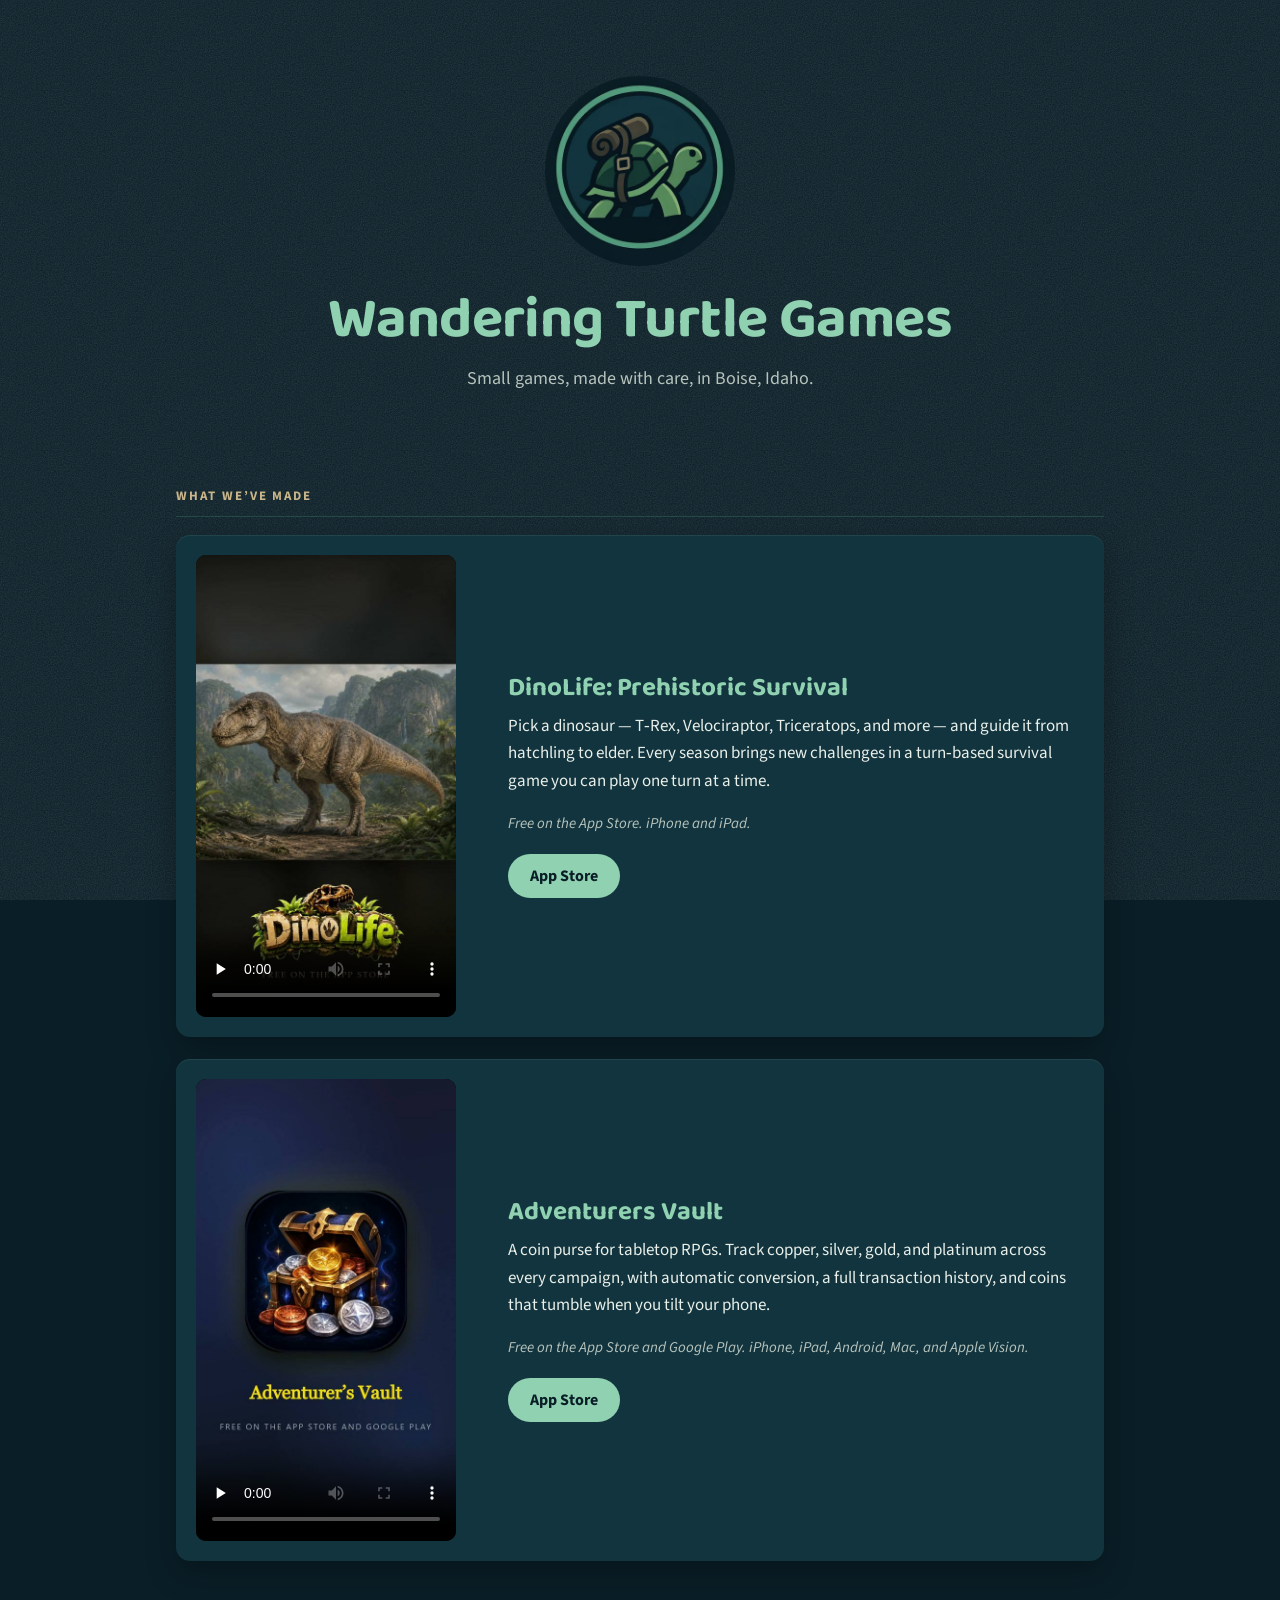
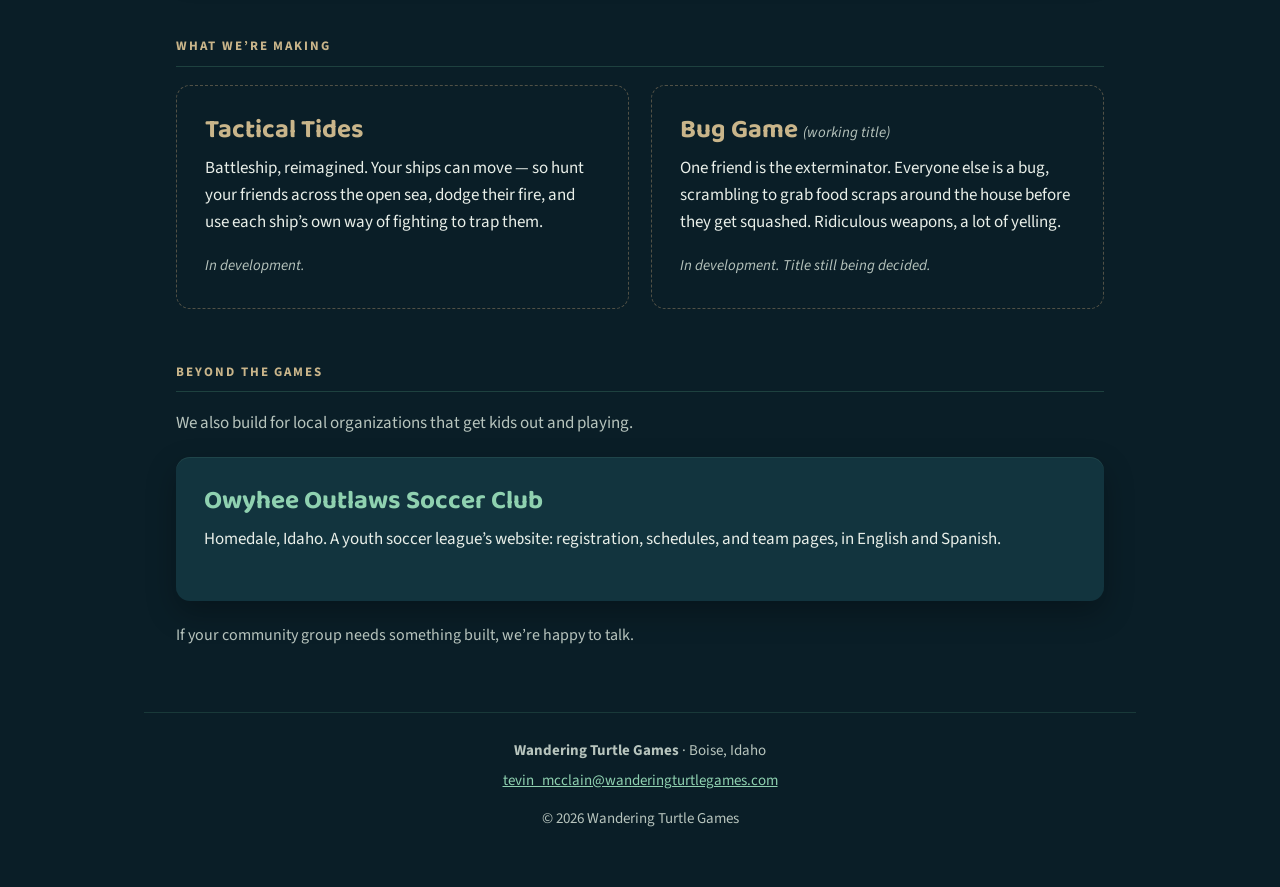
<file: site/index.html>
<!doctype html>
<html lang="en">
<head>
<meta charset="utf-8">
<meta name="viewport" content="width=device-width, initial-scale=1">
<title>Wandering Turtle Games — small games made in Idaho</title>
<meta name="description" content="An indie game studio in Boise, Idaho. DinoLife, Adventurers Vault, and what's coming next.">
<link rel="icon" href="assets/logo-400.webp" type="image/webp">
<link rel="stylesheet" href="css/style.css">

<!-- Open Graph: what shows up when the link is pasted into a message. -->
<meta property="og:title" content="Wandering Turtle Games">
<meta property="og:description" content="Small games, made with care, in Boise, Idaho.">
<meta property="og:image" content="https://wanderingturtlegames.com/assets/logo-800.png">
<meta property="og:url" content="https://wanderingturtlegames.com/">
<meta property="og:type" content="website">
</head>

<body>
<main>

  <!-- ============================ Hero ============================ -->
  <header class="hero">
    <picture>
      <source srcset="assets/logo-400.webp" type="image/webp">
      <img src="assets/logo-400.png" alt="Wandering Turtle Games — a turtle carrying a bedroll"
           class="hero__logo" width="400" height="400">
    </picture>
    <h1>Wandering Turtle&nbsp;Games</h1>
    <p class="hero__line">Small games, made with care, in Boise, Idaho.</p>
  </header>

  <!-- ======================= What we've made ======================= -->
  <section class="section" aria-labelledby="made">
    <h2 id="made" class="section__title">What we&rsquo;ve made</h2>

    <article class="card card--video">
      <!-- preload="none" so the page costs 59 KB (the poster), not 1 MB.
           The trailer only downloads if someone presses play. -->
      <video class="card__video" controls playsinline preload="none"
             poster="media/dinolife-poster.jpg"
             width="540" height="960"
             aria-label="DinoLife trailer">
        <source src="media/dinolife-trailer.mp4" type="video/mp4">
        Your browser can&rsquo;t play this video.
        <a href="https://apps.apple.com/us/app/dinolife-prehistoric-survival/id6783614616">See DinoLife on the App Store</a> instead.
      </video>

      <div class="card__body">
        <h3>DinoLife: Prehistoric Survival</h3>
        <p>Pick a dinosaur &mdash; T&#8209;Rex, Velociraptor, Triceratops, and more &mdash; and guide it from hatchling to elder. Every season brings new challenges in a turn&#8209;based survival game you can play one turn at a time.</p>
        <p class="card__meta">Free on the App Store. iPhone and iPad.</p>
        <p class="card__links">
          <a class="btn" href="https://apps.apple.com/us/app/dinolife-prehistoric-survival/id6783614616">App&nbsp;Store</a>
        </p>
      </div>
    </article>

    <article class="card card--video">
      <video class="card__video" controls playsinline preload="none"
             poster="media/adventurers-vault-poster.jpg"
             width="540" height="960"
             aria-label="Adventurers Vault trailer">
        <source src="media/adventurers-vault-trailer.mp4" type="video/mp4">
        Your browser can&rsquo;t play this video.
        <a href="https://apps.apple.com/us/app/adventurers-vault/id6778613726">See Adventurers Vault on the App Store</a> instead.
      </video>

      <div class="card__body">
        <h3>Adventurers Vault</h3>
        <p>A coin purse for tabletop RPGs. Track copper, silver, gold, and platinum across every campaign, with automatic conversion, a full transaction history, and coins that tumble when you tilt your phone.</p>
        <p class="card__meta">Free on the App Store and Google Play. iPhone, iPad, Android, Mac, and Apple Vision.</p>
        <p class="card__links">
          <a class="btn" href="https://apps.apple.com/us/app/adventurers-vault/id6778613726">App&nbsp;Store</a>
          <!-- TODO: add the Google Play link here when Patrick sends it.
               Deliberately absent rather than a button that goes nowhere. -->
        </p>
      </div>
    </article>
  </section>

  <!-- ====================== What we're making ====================== -->
  <section class="section" aria-labelledby="making">
    <h2 id="making" class="section__title">What we&rsquo;re making</h2>

    <div class="workshop">
      <article class="card card--wip">
        <div class="card__body">
          <h3>Tactical Tides</h3>
          <p>Battleship, reimagined. Your ships can move &mdash; so hunt your friends across the open sea, dodge their fire, and use each ship&rsquo;s own way of fighting to trap them.</p>
          <p class="card__meta">In development.</p>
        </div>
      </article>

      <article class="card card--wip">
        <div class="card__body">
          <h3>Bug Game <span class="wip-note">(working title)</span></h3>
          <p>One friend is the exterminator. Everyone else is a bug, scrambling to grab food scraps around the house before they get squashed. Ridiculous weapons, a lot of yelling.</p>
          <p class="card__meta">In development. Title still being decided.</p>
        </div>
      </article>
    </div>
  </section>

  <!-- ======================= Beyond the games ====================== -->
  <section class="section" aria-labelledby="beyond">
    <h2 id="beyond" class="section__title">Beyond the games</h2>
    <p class="lede">We also build for local organizations that get kids out and playing.</p>

    <article class="card card--community">
      <div class="card__body">
        <h3>Owyhee Outlaws Soccer Club</h3>
        <p>Homedale, Idaho. A youth soccer league&rsquo;s website: registration, schedules, and team pages, in English and Spanish.</p>
        <!-- Goes live around 1 Dec 2026. Delete the `hidden` attribute then. -->
        <p class="card__links" hidden>
          <a class="btn" href="https://owyheeoutlaws.com">Visit the site</a>
        </p>
      </div>
    </article>

    <p class="lede lede--quiet">If your community group needs something built, we&rsquo;re happy to talk.</p>
  </section>

</main>

<footer class="footer">
  <p><strong>Wandering Turtle Games</strong> &middot; Boise, Idaho</p>
  <p><a href="mailto:tevin_mcclain@wanderingturtlegames.com">tevin_mcclain@wanderingturtlegames.com</a></p>
  <p class="footer__fine">&copy; 2026 Wandering Turtle Games</p>
</footer>

</body>
</html>
</file>
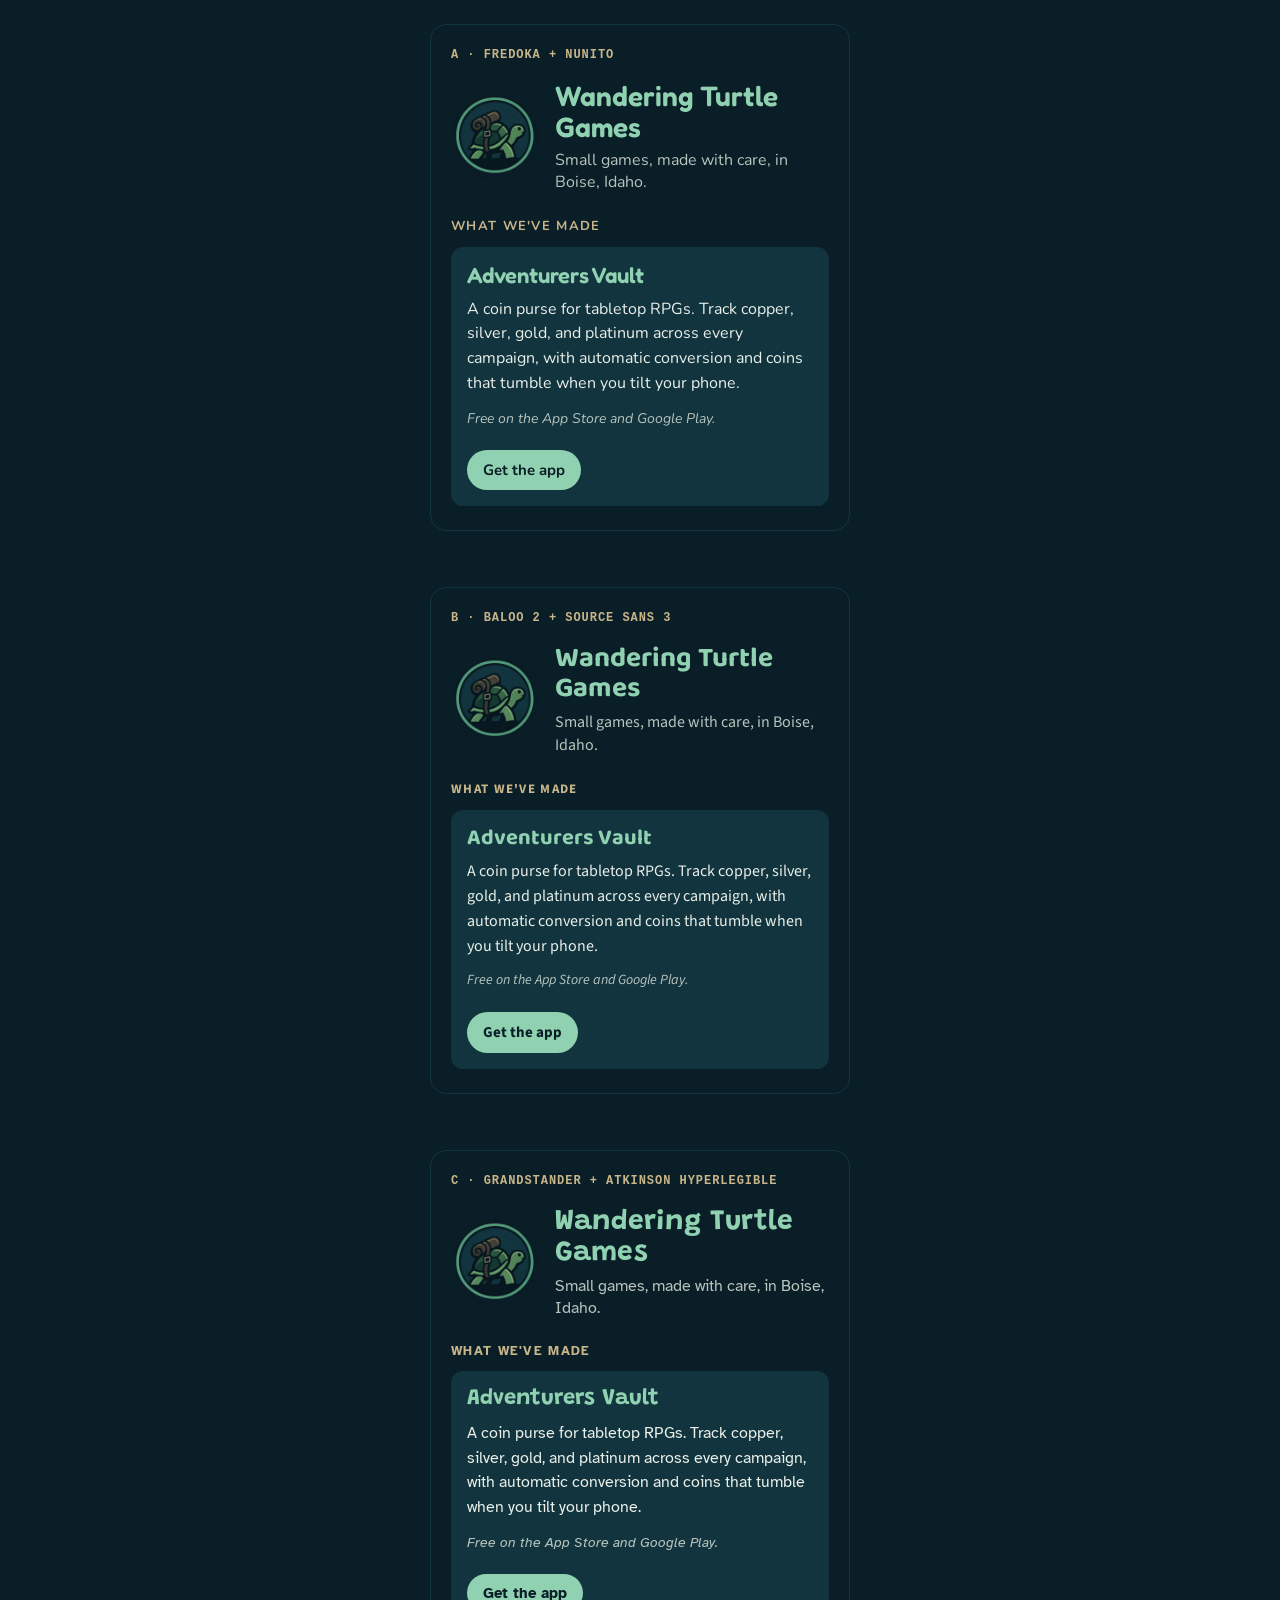
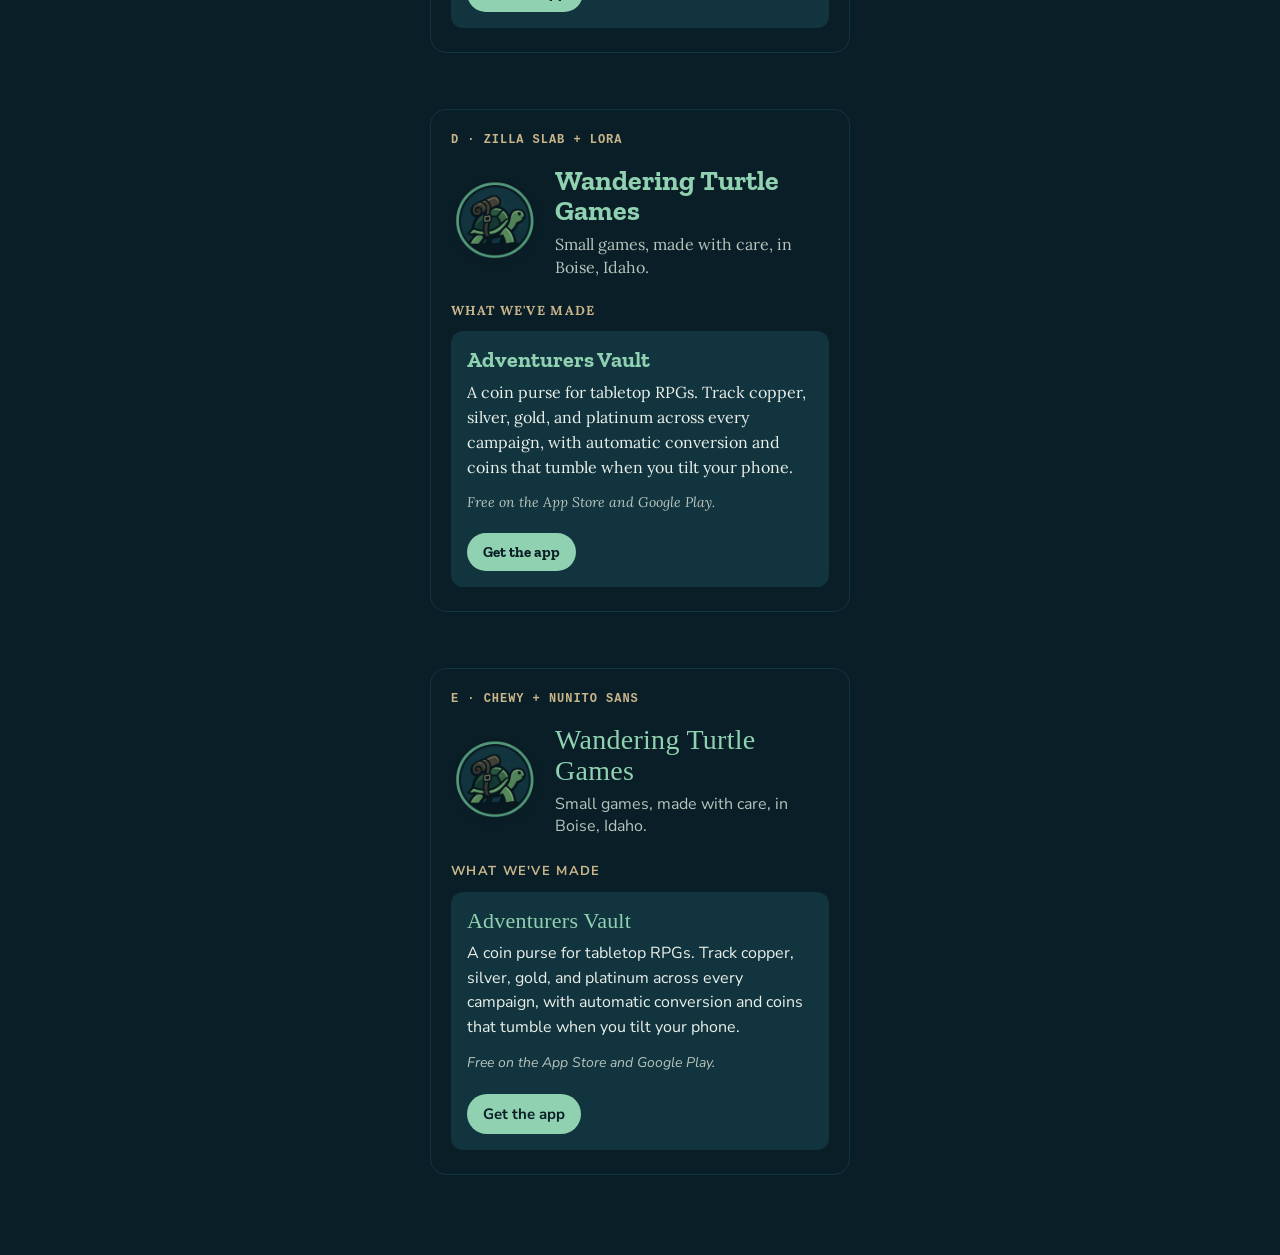
<file: docs/font-samples.html>
<!DOCTYPE html>
<html lang="en">
<head>
<meta charset="utf-8">
<meta name="viewport" content="width=device-width, initial-scale=1">
<title>Font pairings — WTG</title>
<!-- Samples load from Google Fonts for comparison only. The chosen pair
     gets self-hosted as woff2 in site/fonts/ (decision 2026-09-21). -->
<link rel="preconnect" href="https://fonts.googleapis.com">
<link rel="preconnect" href="https://fonts.gstatic.com" crossorigin>
<link href="https://fonts.googleapis.com/css2?family=Fredoka:wght@500;600&family=Nunito:ital,wght@0,400;0,700;1,400&family=Baloo+2:wght@600;700&family=Source+Sans+3:ital,wght@0,400;0,600;1,400&family=Grandstander:wght@600;700&family=Atkinson+Hyperlegible:ital,wght@0,400;0,700;1,400&family=Zilla+Slab:wght@600;700&family=Lora:ital,wght@0,400;0,600;1,400&family=Chewy&family=Nunito+Sans:ital,wght@0,400;0,700;1,400&display=swap" rel="stylesheet">
<style>
  :root {
    --navy: #0a1e27; --navy-teal: #12343e; --mint: #559d7d; --mint-light: #8fd1b0;
    --cream: #e9efe9; --cream-dim: #b7c4bd; --tan: #c9b58a;
  }
  * { box-sizing: border-box; }
  body { margin: 0; background: var(--navy); color: var(--cream); padding: 24px 16px; }
  .sample { max-width: 420px; margin: 0 auto 56px; border: 1px solid var(--navy-teal); border-radius: 16px; padding: 24px 20px; }
  .label { font: 700 12px/1 monospace; color: var(--tan); letter-spacing: .08em; text-transform: uppercase; margin-bottom: 20px; }
  .hero { display: flex; gap: 16px; align-items: center; margin-bottom: 24px; }
  .hero img { width: 88px; height: 88px; border-radius: 50%; flex: none; }
  h1 { margin: 0 0 6px; font-size: 28px; line-height: 1.1; color: var(--mint-light); }
  .tag { margin: 0; font-size: 16px; line-height: 1.4; color: var(--cream-dim); }
  h2 { font-size: 13px; letter-spacing: .1em; text-transform: uppercase; color: var(--tan); margin: 0 0 12px; font-weight: 700; }
  .card { background: var(--navy-teal); border-radius: 12px; padding: 16px; }
  h3 { margin: 0 0 8px; font-size: 22px; line-height: 1.15; color: var(--mint-light); }
  p { margin: 0 0 12px; font-size: 16px; line-height: 1.55; }
  .meta { font-size: 14px; color: var(--cream-dim); font-style: italic; }
  .btn { display: inline-block; margin-top: 8px; padding: 10px 16px; border-radius: 999px; background: var(--mint-light); color: var(--navy); font-weight: 700; font-size: 15px; text-decoration: none; }

  .a h1, .a h3 { font-family: 'Fredoka', sans-serif; font-weight: 600; }
  .a p, .a .tag, .a .btn, .a h2 { font-family: 'Nunito', sans-serif; }

  .b h1, .b h3 { font-family: 'Baloo 2', sans-serif; font-weight: 700; }
  .b p, .b .tag, .b .btn, .b h2 { font-family: 'Source Sans 3', sans-serif; }

  .c h1, .c h3 { font-family: 'Grandstander', sans-serif; font-weight: 700; }
  .c p, .c .tag, .c .btn, .c h2 { font-family: 'Atkinson Hyperlegible', sans-serif; }

  .d h1, .d h3 { font-family: 'Zilla Slab', serif; font-weight: 700; }
  .d p, .d .tag, .d .btn, .d h2 { font-family: 'Lora', serif; }
  .d .btn { font-family: 'Zilla Slab', serif; }

  .e h1, .e h3 { font-family: 'Chewy', cursive; font-weight: 400; letter-spacing: .01em; }
  .e p, .e .tag, .e .btn, .e h2 { font-family: 'Nunito Sans', sans-serif; }
</style>
</head>
<body>

<template id="t">
  <div class="hero">
    <img src="[data-uri]" alt="">
    <div><h1>Wandering Turtle Games</h1><p class="tag">Small games, made with care, in Boise, Idaho.</p></div>
  </div>
  <h2>What we've made</h2>
  <div class="card">
    <h3>Adventurers Vault</h3>
    <p>A coin purse for tabletop RPGs. Track copper, silver, gold, and platinum across every campaign, with automatic conversion and coins that tumble when you tilt your phone.</p>
    <p class="meta">Free on the App Store and Google Play.</p>
    <a class="btn" href="#">Get the app</a>
  </div>
</template>

<div class="sample a"><div class="label">A · Fredoka + Nunito</div></div>
<div class="sample b"><div class="label">B · Baloo 2 + Source Sans 3</div></div>
<div class="sample c"><div class="label">C · Grandstander + Atkinson Hyperlegible</div></div>
<div class="sample d"><div class="label">D · Zilla Slab + Lora</div></div>
<div class="sample e"><div class="label">E · Chewy + Nunito Sans</div></div>

<script>
  // Same content stamped into each sample so only the fonts differ.
  const t = document.getElementById('t');
  document.querySelectorAll('.sample').forEach(s => s.append(t.content.cloneNode(true)));
</script>
</body>
</html>
</file>
<file: site/css/style.css>
/* ============================================================
   Wandering Turtle Games — wanderingturtlegames.com

   Plain CSS, no build step. Mobile first: everything below is the
   phone layout, and the two media queries at the bottom widen it.

   Colours were sampled from the logo and every text/background pair
   was measured with docs/contrast.py. See docs/decisions.md.
   ============================================================ */

/* ---------- Fonts (self-hosted; nothing is fetched from Google) ---------- */

@font-face {
  font-family: "Baloo 2";
  src: url("../fonts/baloo2-latin.woff2") format("woff2");
  font-weight: 400 800;     /* variable: one file covers every weight */
  font-display: swap;
}
@font-face {
  font-family: "Source Sans 3";
  src: url("../fonts/sourcesans3-latin.woff2") format("woff2");
  font-weight: 200 900;
  font-style: normal;
  font-display: swap;
}
@font-face {
  font-family: "Source Sans 3";
  src: url("../fonts/sourcesans3-latin-italic.woff2") format("woff2");
  font-weight: 200 900;
  font-style: italic;
  font-display: swap;
}

/* ---------- Tokens ---------- */

:root {
  --navy:       #0a1e27;   /* page ground — the logo's outer circle */
  --navy-teal:  #12343e;   /* card surfaces — the logo's inner circle */
  --mint:       #559d7d;   /* the logo's ring. Decoration only: 4.1:1 on a card */
  --mint-light: #8fd1b0;   /* headings and links — 9.7:1 on navy */
  --cream:      #e9efe9;   /* body text — 14.6:1 on navy */
  --cream-dim:  #b7c4bd;   /* secondary text — 9.5:1 on navy */
  --tan:        #c9b58a;   /* warm accent — 8.5:1 on navy */

  --gutter: 20px;
  --radius: 14px;
  --measure: 34rem;        /* keeps paragraphs readable on wide screens */
}

/* ---------- Base ---------- */

*, *::before, *::after { box-sizing: border-box; }

html { -webkit-text-size-adjust: 100%; }

body {
  margin: 0;
  background-color: var(--navy);
  color: var(--cream);
  font-family: "Source Sans 3", Georgia, serif;
  font-size: 1.0625rem;
  line-height: 1.6;
  overflow-x: hidden;
}

/* Paper grain. An SVG turbulence filter costs ~200 bytes and tiles
   forever — an image texture would cost 50-100 KB for the same effect. */
body::before {
  content: "";
  position: fixed;
  inset: 0;
  z-index: -1;
  pointer-events: none;
  opacity: 0.32;
  background-image: url("data:image/svg+xml,%3Csvg xmlns='http://www.w3.org/2000/svg' width='180' height='180'%3E%3Cfilter id='n'%3E%3CfeTurbulence type='fractalNoise' baseFrequency='0.85' numOctaves='3' stitchTiles='stitch'/%3E%3CfeColorMatrix type='saturate' values='0'/%3E%3C/filter%3E%3Crect width='180' height='180' filter='url(%23n)' opacity='0.5'/%3E%3C/svg%3E");
}

img, video { max-width: 100%; height: auto; display: block; }

h1, h2, h3 {
  font-family: "Baloo 2", Verdana, sans-serif;
  font-weight: 700;
  line-height: 1.12;
  margin: 0;
}

p { margin: 0 0 1em; }
p:last-child { margin-bottom: 0; }

a { color: var(--mint-light); }
a:hover, a:focus-visible { color: var(--tan); }

:focus-visible {
  outline: 3px solid var(--tan);
  outline-offset: 3px;
  border-radius: 4px;
}

main {
  max-width: 62rem;
  margin: 0 auto;
  padding: 0 var(--gutter);
}

/* ---------- Hero ---------- */

.hero {
  text-align: center;
  padding: 52px 0 44px;
}

.hero__logo {
  width: 148px;
  height: auto;
  margin: 0 auto 22px;
  border-radius: 50%;
}

.hero h1 {
  font-size: clamp(2.1rem, 9vw, 3.4rem);
  color: var(--mint-light);
  letter-spacing: -0.01em;
  margin-bottom: 12px;
  text-wrap: balance;
}

.hero__line {
  color: var(--cream-dim);
  font-size: 1.125rem;
  max-width: 24rem;
  margin: 0 auto;
  text-wrap: balance;
}

/* ---------- Sections ---------- */

.section { padding: 26px 0 14px; }

.section__title {
  font-family: "Source Sans 3", Georgia, serif;
  font-size: 0.8125rem;
  font-weight: 700;
  letter-spacing: 0.15em;
  text-transform: uppercase;
  color: var(--tan);
  margin-bottom: 18px;
  padding-bottom: 12px;
  border-bottom: 1px solid rgba(85, 157, 125, 0.28);
}

.lede {
  max-width: var(--measure);
  color: var(--cream-dim);
  margin-bottom: 20px;
}
.lede--quiet {
  font-size: 1rem;
  margin-top: 22px;
}

/* ---------- Cards ---------- */

.card {
  background: var(--navy-teal);
  border-radius: var(--radius);
  overflow: hidden;
  margin-bottom: 22px;
  box-shadow: 0 1px 0 rgba(143, 209, 176, 0.10) inset,
              0 12px 30px rgba(0, 0, 0, 0.28);
}

.card__body { padding: 22px 20px 24px; }

.card h3 {
  font-size: 1.5rem;
  color: var(--mint-light);
  margin-bottom: 10px;
  text-wrap: balance;
}

.card__meta {
  color: var(--cream-dim);
  font-size: 0.9375rem;
  font-style: italic;
}

.card__video {
  width: 100%;
  max-width: 340px;          /* it's a 9:16 phone video — don't let it tower */
  margin: 18px auto 0;
  border-radius: 10px;
  background: #000;
}

/* Games in progress: flatter, outlined, no link. Visibly a different
   kind of card so nobody goes looking for a download button. */
.card--wip {
  background: transparent;
  border: 1px dashed rgba(181, 153, 114, 0.42);
  box-shadow: none;
}
.card--wip h3 { color: var(--tan); }

.wip-note {
  font-family: "Source Sans 3", Georgia, serif;
  font-size: 0.9375rem;
  font-weight: 400;
  font-style: italic;
  color: var(--cream-dim);
  white-space: nowrap;
}

.card--community { background: var(--navy-teal); }

/* ---------- Buttons ---------- */

.card__links {
  display: flex;
  flex-wrap: wrap;
  gap: 10px;
  margin-top: 18px;
}

.btn {
  display: inline-block;
  background: var(--mint-light);
  color: var(--navy);          /* 9.7:1 */
  font-weight: 700;
  font-size: 1rem;
  text-decoration: none;
  padding: 12px 22px;
  border-radius: 999px;
  min-height: 44px;            /* comfortable tap target */
  line-height: 1.25;
}
.btn:hover, .btn:focus-visible {
  background: var(--tan);
  color: var(--navy);          /* 8.5:1 */
}

/* An element with `hidden` must stay hidden even though .card__links is
   a flex container — flex display would otherwise override it. */
[hidden] { display: none !important; }

/* ---------- Footer ---------- */

.footer {
  max-width: 62rem;
  margin: 46px auto 0;
  padding: 26px var(--gutter) 50px;
  border-top: 1px solid rgba(85, 157, 125, 0.22);
  color: var(--cream-dim);
  font-size: 0.9375rem;
  text-align: center;
}
.footer p { margin-bottom: 6px; }
.footer__fine { color: var(--cream-dim); margin-top: 14px; }

/* ============================================================
   Wider screens
   ============================================================ */

@media (min-width: 40em) {
  :root { --gutter: 32px; }

  .hero { padding: 76px 0 58px; }
  .hero__logo { width: 190px; }

  .section { padding: 38px 0 18px; }

  /* The DinoLife card puts the trailer beside the text instead of above it. */
  .card--video {
    display: grid;
    grid-template-columns: 300px 1fr;
    gap: 4px;
    align-items: center;
  }
  .card__video { margin: 20px; max-width: 260px; }

  .workshop {
    display: grid;
    grid-template-columns: 1fr 1fr;
    gap: 22px;
  }
  .workshop .card { margin-bottom: 0; }

  .card h3 { font-size: 1.625rem; }
}

@media (min-width: 62em) {
  .hero h1 { font-size: 3.6rem; }
  .card__body { padding: 30px 28px; }
}

/* ============================================================
   Preferences
   ============================================================ */

@media (prefers-reduced-motion: reduce) {
  *, *::before, *::after {
    animation-duration: 0.01ms !important;
    transition-duration: 0.01ms !important;
    scroll-behavior: auto !important;
  }
}
</file>
